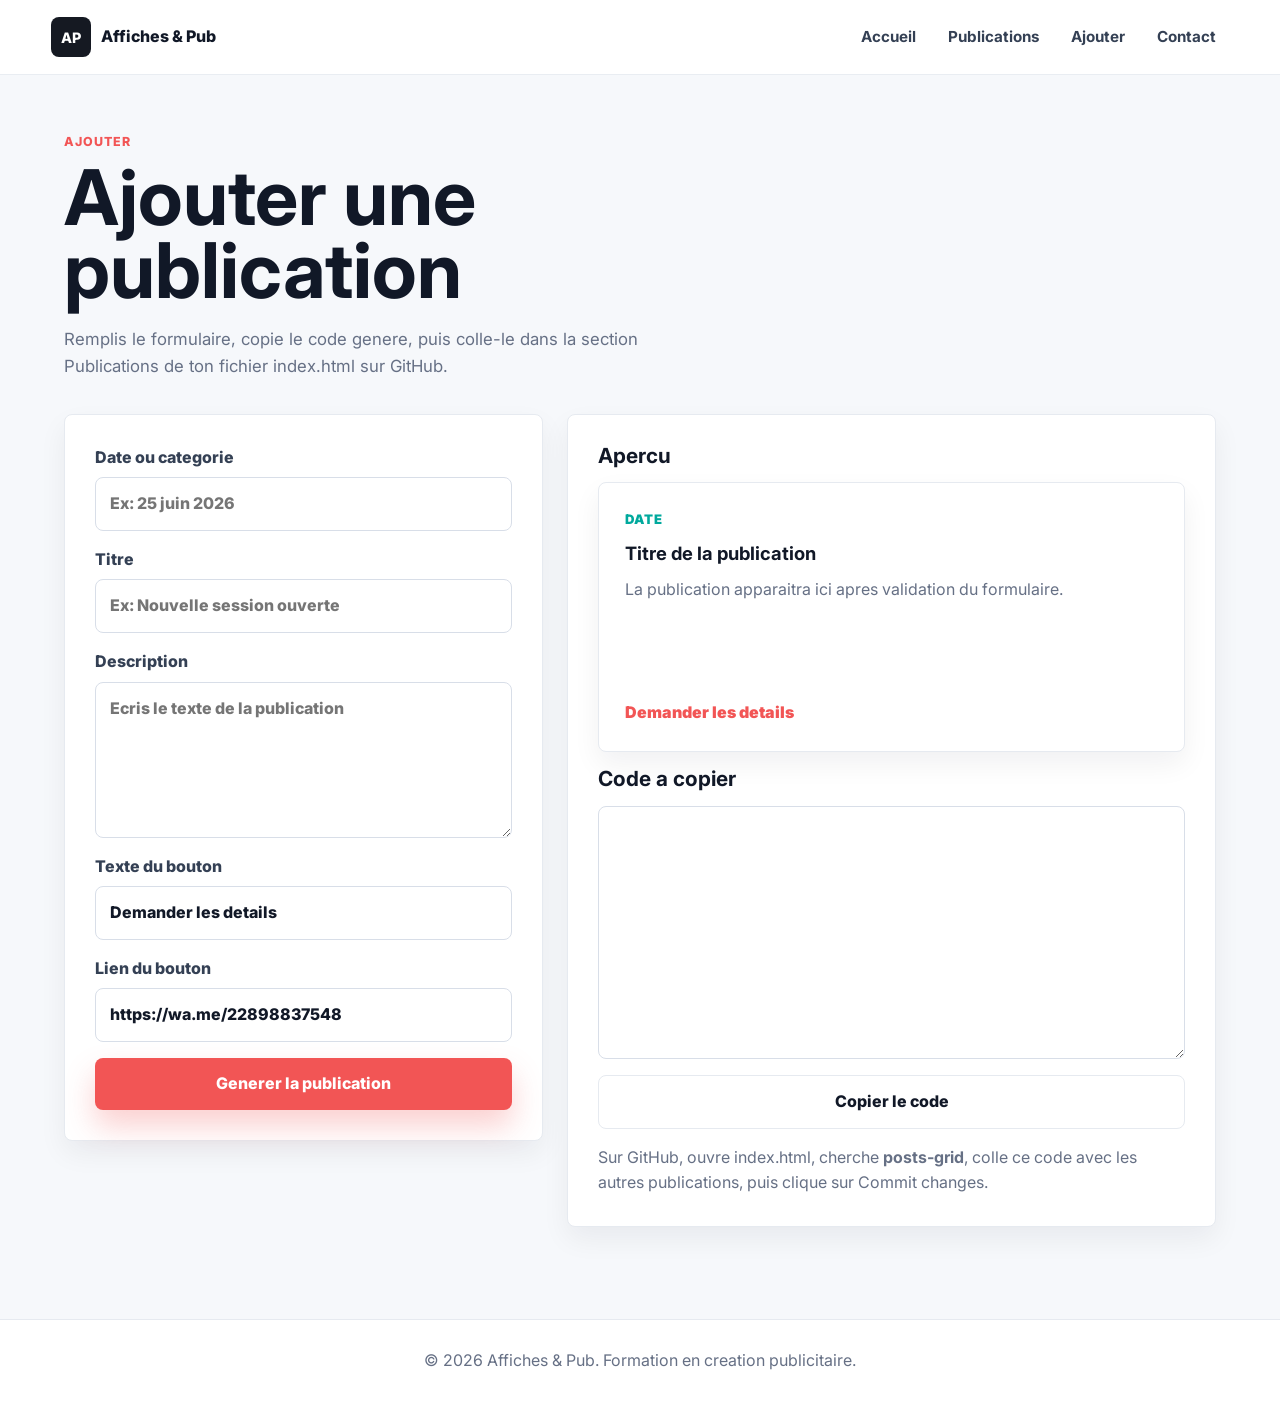
<file: admin.html>
<!DOCTYPE html>
<html lang="fr">
  <head>
    <meta charset="UTF-8" />
    <meta name="viewport" content="width=device-width, initial-scale=1.0" />
    <title>Ajouter une publication</title>
    <meta name="description" content="Page simple pour preparer une nouvelle publication du site." />
    <link rel="preconnect" href="https://fonts.googleapis.com" />
    <link rel="preconnect" href="https://fonts.gstatic.com" crossorigin />
    <link
      href="https://fonts.googleapis.com/css2?family=Inter:wght@400;500;600;700;800&display=swap"
      rel="stylesheet"
    />
    <link rel="stylesheet" href="styles.css" />
  </head>
  <body>
    <header class="site-header">
      <a class="brand" href="index.html#accueil" aria-label="Retour a l'accueil">
        <span class="brand-mark">AP</span>
        <span>Affiches & Pub</span>
      </a>

      <button class="menu-toggle" type="button" aria-label="Ouvrir le menu" aria-expanded="false">
        <span></span>
        <span></span>
        <span></span>
      </button>

      <nav class="main-nav" aria-label="Navigation principale">
        <a href="index.html#accueil">Accueil</a>
        <a href="index.html#publications">Publications</a>
        <a href="admin.html">Ajouter</a>
        <a href="index.html#contact">Contact</a>
      </nav>
    </header>

    <main>
      <section class="section admin-page">
        <div class="section-heading">
          <p class="eyebrow">Ajouter</p>
          <h1>Ajouter une publication</h1>
          <p>
            Remplis le formulaire, copie le code genere, puis colle-le dans la section
            Publications de ton fichier index.html sur GitHub.
          </p>
        </div>

        <div class="admin-grid">
          <form class="admin-form" id="publicationForm">
            <label>
              Date ou categorie
              <input type="text" name="date" placeholder="Ex: 25 juin 2026" required />
            </label>
            <label>
              Titre
              <input type="text" name="title" placeholder="Ex: Nouvelle session ouverte" required />
            </label>
            <label>
              Description
              <textarea
                name="description"
                rows="5"
                placeholder="Ecris le texte de la publication"
                required
              ></textarea>
            </label>
            <label>
              Texte du bouton
              <input type="text" name="buttonText" value="Demander les details" required />
            </label>
            <label>
              Lien du bouton
              <input type="url" name="buttonLink" value="https://wa.me/22898837548" required />
            </label>
            <button class="btn btn-primary" type="submit">Generer la publication</button>
          </form>

          <div class="admin-output">
            <h2>Apercu</h2>
            <div class="posts-grid single-post-preview" id="previewArea">
              <article class="post-card">
                <p class="post-date">Date</p>
                <h3>Titre de la publication</h3>
                <p>La publication apparaitra ici apres validation du formulaire.</p>
                <a href="https://wa.me/22898837548" target="_blank" rel="noopener">Demander les details</a>
              </article>
            </div>

            <h2>Code a copier</h2>
            <textarea class="code-output" id="codeOutput" rows="10" readonly></textarea>
            <button class="btn btn-secondary" id="copyCode" type="button">Copier le code</button>
            <p class="admin-note">
              Sur GitHub, ouvre index.html, cherche <strong>posts-grid</strong>, colle ce code
              avec les autres publications, puis clique sur Commit changes.
            </p>
          </div>
        </div>
      </section>
    </main>

    <footer class="site-footer">
      <p>&copy; 2026 Affiches & Pub. Formation en creation publicitaire.</p>
    </footer>

    <script src="script.js"></script>
    <script src="admin.js"></script>
  </body>
</html>
</file>
<file: styles.css>
:root {
  --ink: #111827;
  --muted: #667085;
  --paper: #ffffff;
  --soft: #f6f8fb;
  --line: #e6eaf0;
  --coral: #f25555;
  --teal: #00a99d;
  --gold: #f5b83b;
  --charcoal: #151922;
  --shadow: 0 22px 55px rgba(17, 24, 39, 0.14);
}

* {
  box-sizing: border-box;
}

html {
  scroll-behavior: smooth;
}

body {
  margin: 0;
  color: var(--ink);
  background: var(--paper);
  font-family: "Inter", Arial, sans-serif;
  line-height: 1.6;
}

img {
  display: block;
  max-width: 100%;
}

a {
  color: inherit;
  text-decoration: none;
}

.site-header {
  position: fixed;
  top: 0;
  left: 0;
  right: 0;
  z-index: 50;
  display: flex;
  align-items: center;
  justify-content: space-between;
  gap: 24px;
  padding: 16px clamp(18px, 4vw, 64px);
  background: rgba(255, 255, 255, 0.92);
  border-bottom: 1px solid rgba(230, 234, 240, 0.85);
  backdrop-filter: blur(16px);
}

.brand {
  display: inline-flex;
  align-items: center;
  gap: 10px;
  font-weight: 800;
  letter-spacing: 0;
}

.brand-mark {
  display: grid;
  place-items: center;
  width: 40px;
  height: 40px;
  color: #fff;
  background: var(--charcoal);
  border-radius: 8px;
  font-size: 0.9rem;
}

.main-nav {
  display: flex;
  align-items: center;
  gap: 6px;
}

.main-nav a {
  padding: 9px 13px;
  color: #344054;
  border-radius: 8px;
  font-size: 0.95rem;
  font-weight: 700;
}

.main-nav a:hover {
  color: var(--ink);
  background: #f1f4f8;
}

.menu-toggle {
  display: none;
  width: 42px;
  height: 42px;
  padding: 10px;
  background: var(--charcoal);
  border: 0;
  border-radius: 8px;
}

.menu-toggle span {
  display: block;
  height: 2px;
  margin: 5px 0;
  background: #fff;
}

.section {
  padding: 92px clamp(18px, 5vw, 72px);
}

.hero {
  position: relative;
  min-height: 94vh;
  display: grid;
  align-items: center;
  overflow: hidden;
  color: #fff;
  padding-top: 132px;
  padding-bottom: 72px;
}

.hero-media,
.hero-overlay {
  position: absolute;
  inset: 0;
}

.hero-media img {
  width: 100%;
  height: 100%;
  object-fit: cover;
}

.hero-overlay {
  background:
    linear-gradient(90deg, rgba(9, 13, 22, 0.92) 0%, rgba(9, 13, 22, 0.72) 43%, rgba(9, 13, 22, 0.3) 100%),
    linear-gradient(180deg, rgba(9, 13, 22, 0.08), rgba(9, 13, 22, 0.62));
}

.hero-content {
  position: relative;
  z-index: 1;
  width: min(680px, 100%);
}

.eyebrow {
  margin: 0 0 10px;
  color: var(--coral);
  font-size: 0.78rem;
  font-weight: 800;
  letter-spacing: 0.08em;
  text-transform: uppercase;
}

h1,
h2,
h3,
p {
  overflow-wrap: anywhere;
}

h1 {
  margin: 0;
  max-width: 12ch;
  font-size: clamp(2.4rem, 8vw, 5.9rem);
  line-height: 0.95;
  letter-spacing: 0;
}

h2 {
  margin: 0;
  font-size: clamp(2rem, 4.5vw, 3.8rem);
  line-height: 1.04;
  letter-spacing: 0;
}

h3 {
  margin: 0 0 10px;
  font-size: 1.15rem;
  line-height: 1.25;
}

.hero-text {
  width: min(600px, 100%);
  margin: 24px 0 0;
  color: rgba(255, 255, 255, 0.86);
  font-size: clamp(1rem, 2.1vw, 1.2rem);
}

.hero-actions,
.contact-links {
  display: flex;
  flex-wrap: wrap;
  gap: 12px;
  margin-top: 30px;
}

.btn {
  display: inline-flex;
  min-height: 48px;
  align-items: center;
  justify-content: center;
  gap: 8px;
  padding: 13px 18px;
  border: 0;
  border-radius: 8px;
  cursor: pointer;
  font: inherit;
  font-weight: 800;
  text-align: center;
  transition: transform 0.2s ease, box-shadow 0.2s ease, background 0.2s ease;
}

.btn:hover {
  transform: translateY(-2px);
}

.btn-primary {
  color: #fff;
  background: var(--coral);
  box-shadow: 0 16px 30px rgba(242, 85, 85, 0.28);
}

.btn-secondary {
  color: var(--ink);
  background: #fff;
  border: 1px solid var(--line);
}

.hero .btn-secondary {
  color: #fff;
  background: rgba(255, 255, 255, 0.12);
  border-color: rgba(255, 255, 255, 0.3);
}

.hero-stats {
  display: flex;
  flex-wrap: wrap;
  gap: 12px;
  margin-top: 34px;
}

.hero-stats span {
  min-width: 140px;
  padding: 13px 14px;
  background: rgba(255, 255, 255, 0.12);
  border: 1px solid rgba(255, 255, 255, 0.18);
  border-radius: 8px;
  backdrop-filter: blur(14px);
}

.hero-stats strong {
  display: block;
  color: var(--gold);
  font-size: 1.15rem;
}

.section-heading {
  width: min(800px, 100%);
  margin-bottom: 34px;
}

.section-heading p:not(.eyebrow) {
  width: min(640px, 100%);
  margin: 18px 0 0;
  color: var(--muted);
  font-size: 1.05rem;
}

.advantages,
.pricing {
  background: var(--soft);
}

.cards,
.price-grid,
.posts-grid {
  display: grid;
  gap: 18px;
}

.three-cols {
  grid-template-columns: repeat(3, minmax(0, 1fr));
}

.card,
.price-card,
.post-card,
.program-item,
.contact-panel {
  background: var(--paper);
  border: 1px solid var(--line);
  border-radius: 8px;
  box-shadow: 0 12px 28px rgba(17, 24, 39, 0.06);
}

.card {
  padding: 26px;
}

.card-icon {
  display: inline-grid;
  place-items: center;
  width: 44px;
  height: 44px;
  margin-bottom: 18px;
  color: #fff;
  background: var(--teal);
  border-radius: 8px;
  font-weight: 800;
}

.card:nth-child(2) .card-icon {
  background: var(--coral);
}

.card:nth-child(3) .card-icon {
  color: var(--ink);
  background: var(--gold);
}

.card p,
.price-card p,
.post-card p,
.program-item p,
.contact p {
  margin: 0;
  color: var(--muted);
}

.program-list {
  display: grid;
  gap: 14px;
}

.program-item {
  display: grid;
  grid-template-columns: 120px 1fr;
  gap: 22px;
  padding: 24px;
}

.program-item > span {
  color: var(--coral);
  font-weight: 800;
}

.price-grid {
  grid-template-columns: repeat(2, minmax(0, 1fr));
  align-items: stretch;
}

.price-card {
  padding: 30px;
}

.price-card.featured {
  color: #fff;
  background: var(--charcoal);
  border-color: var(--charcoal);
  box-shadow: var(--shadow);
}

.price-card.featured p,
.price-card.featured li {
  color: rgba(255, 255, 255, 0.78);
}

.plan {
  color: var(--teal) !important;
  font-weight: 800;
  text-transform: uppercase;
  letter-spacing: 0.07em;
}

.price-card h3 {
  margin-top: 8px;
  font-size: clamp(2rem, 4vw, 3.2rem);
}

.price-card ul {
  display: grid;
  gap: 10px;
  margin: 24px 0;
  padding-left: 20px;
}

.publications {
  background: #fff;
}

.posts-grid {
  grid-template-columns: repeat(3, minmax(0, 1fr));
}

.post-card {
  display: flex;
  min-height: 270px;
  flex-direction: column;
  padding: 26px;
}

.post-date {
  margin-bottom: 12px !important;
  color: var(--teal) !important;
  font-size: 0.82rem;
  font-weight: 900;
  letter-spacing: 0.06em;
  text-transform: uppercase;
}

.post-card h3 {
  margin-bottom: 12px;
}

.post-card a {
  margin-top: auto;
  padding-top: 20px;
  color: var(--coral);
  font-weight: 900;
}

.contact-panel {
  display: grid;
  grid-template-columns: 1fr 0.95fr;
  gap: 34px;
  padding: clamp(24px, 4vw, 44px);
  background:
    linear-gradient(135deg, rgba(0, 169, 157, 0.1), rgba(245, 184, 59, 0.12)),
    #fff;
}

.contact-links a {
  padding: 11px 13px;
  color: var(--ink);
  background: #fff;
  border: 1px solid var(--line);
  border-radius: 8px;
  font-weight: 800;
}

.contact-form {
  display: grid;
  gap: 14px;
}

.contact-form label,
.admin-form label {
  display: grid;
  gap: 7px;
  color: #344054;
  font-weight: 800;
}

.contact-form input,
.contact-form textarea,
.admin-form input,
.admin-form textarea,
.code-output {
  width: 100%;
  padding: 13px 14px;
  color: var(--ink);
  background: #fff;
  border: 1px solid #d8dee8;
  border-radius: 8px;
  font: inherit;
  resize: vertical;
}

.contact-form input:focus,
.contact-form textarea:focus,
.admin-form input:focus,
.admin-form textarea:focus,
.code-output:focus {
  outline: 3px solid rgba(0, 169, 157, 0.18);
  border-color: var(--teal);
}

.admin-page {
  padding-top: 132px;
  background: var(--soft);
}

.admin-page h1 {
  max-width: 12ch;
  color: var(--ink);
  font-size: clamp(2.4rem, 6vw, 4.8rem);
}

.admin-grid {
  display: grid;
  grid-template-columns: minmax(0, 0.85fr) minmax(0, 1.15fr);
  gap: 24px;
  align-items: start;
}

.admin-form,
.admin-output {
  display: grid;
  gap: 16px;
  padding: clamp(20px, 3vw, 30px);
  background: #fff;
  border: 1px solid var(--line);
  border-radius: 8px;
  box-shadow: 0 12px 28px rgba(17, 24, 39, 0.06);
}

.admin-output h2 {
  font-size: 1.3rem;
}

.single-post-preview {
  grid-template-columns: 1fr;
}

.code-output {
  min-height: 210px;
  font-family: Consolas, Monaco, monospace;
  font-size: 0.88rem;
}

.admin-note {
  margin: 0;
  color: var(--muted);
}

.whatsapp-float {
  position: fixed;
  right: 18px;
  bottom: 18px;
  z-index: 60;
  display: inline-flex;
  min-height: 52px;
  align-items: center;
  justify-content: center;
  padding: 0 18px;
  color: #fff;
  background: #25d366;
  border-radius: 999px;
  box-shadow: 0 16px 34px rgba(37, 211, 102, 0.35);
  font-weight: 900;
}

.site-footer {
  padding: 28px 18px;
  color: #667085;
  background: #fff;
  border-top: 1px solid var(--line);
  text-align: center;
}

.site-footer p {
  margin: 0;
}

@media (max-width: 860px) {
  .menu-toggle {
    display: block;
  }

  .main-nav {
    position: absolute;
    top: 73px;
    left: 18px;
    right: 18px;
    display: none;
    flex-direction: column;
    align-items: stretch;
    padding: 10px;
    background: #fff;
    border: 1px solid var(--line);
    border-radius: 8px;
    box-shadow: var(--shadow);
  }

  .main-nav.is-open {
    display: flex;
  }

  .main-nav a {
    padding: 13px;
  }

  .hero {
    min-height: auto;
    padding-top: 122px;
  }

  .hero-overlay {
    background:
      linear-gradient(180deg, rgba(9, 13, 22, 0.92), rgba(9, 13, 22, 0.76)),
      linear-gradient(90deg, rgba(9, 13, 22, 0.78), rgba(9, 13, 22, 0.38));
  }

  h1 {
    max-width: 11ch;
  }

  .three-cols,
  .price-grid,
  .posts-grid,
  .admin-grid,
  .contact-panel {
    grid-template-columns: 1fr;
  }

  .program-item {
    grid-template-columns: 1fr;
    gap: 8px;
  }
}

@media (max-width: 520px) {
  .site-header {
    padding: 13px 16px;
  }

  .brand span:last-child {
    max-width: 120px;
    line-height: 1.1;
  }

  .section {
    padding: 68px 16px;
  }

  .hero {
    padding-top: 112px;
    padding-bottom: 48px;
  }

  .hero-actions .btn,
  .contact-form .btn {
    width: 100%;
  }

  .hero-stats {
    display: grid;
    grid-template-columns: 1fr;
  }

  .hero-stats span {
    min-width: 0;
  }

  .card,
  .price-card,
  .post-card,
  .program-item,
  .contact-panel {
    padding: 20px;
  }

  .whatsapp-float {
    right: 12px;
    bottom: 12px;
    min-height: 48px;
    padding: 0 14px;
    font-size: 0.92rem;
  }
}
</file>
